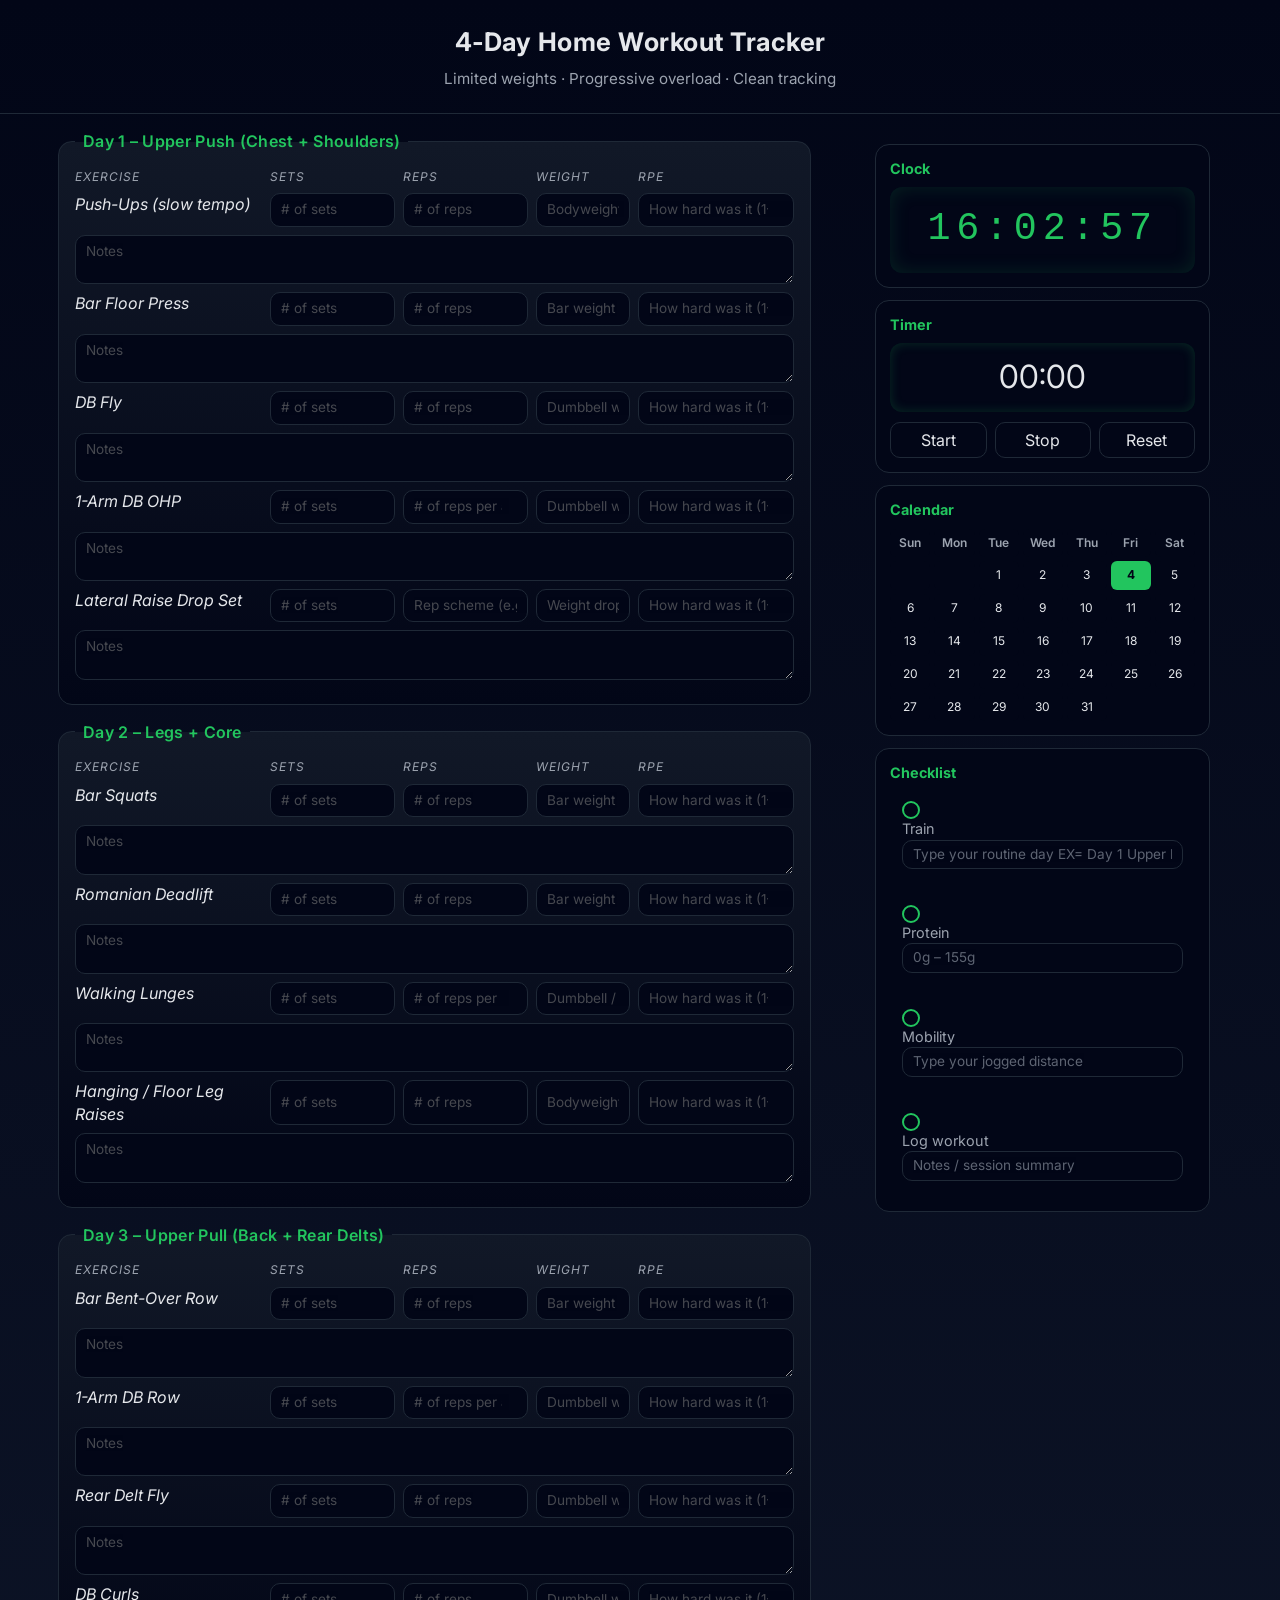
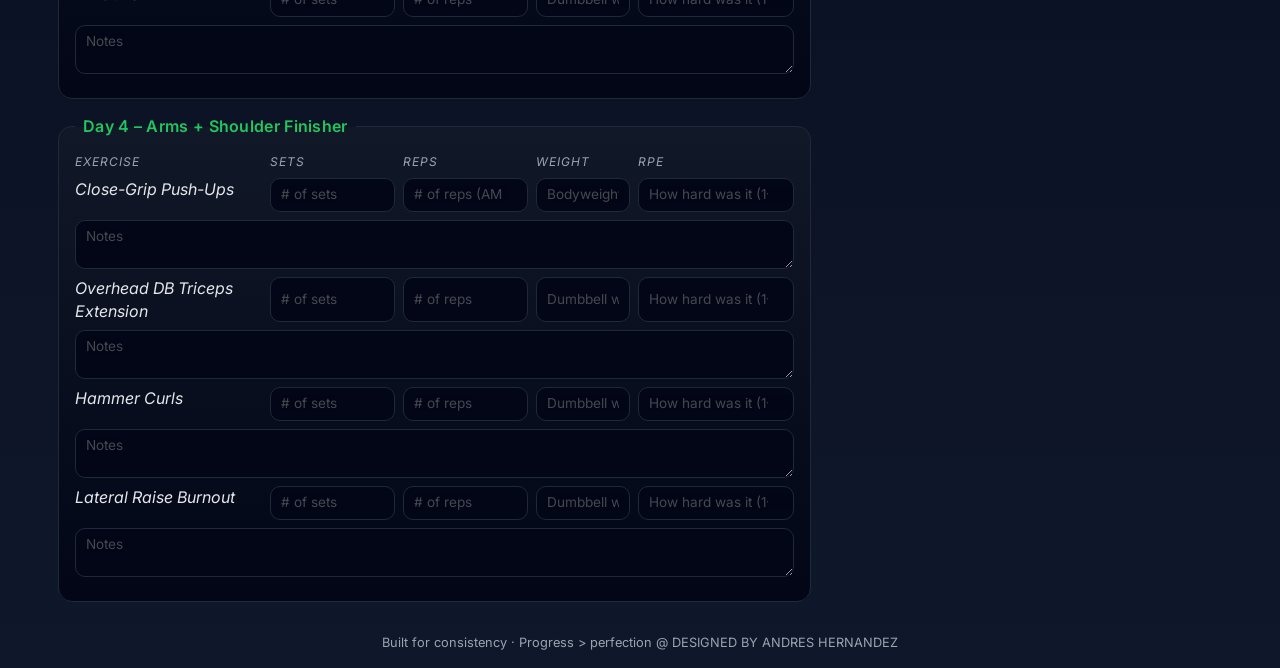
<file: index.html>
<!DOCTYPE html>
<html lang="en">
<head>
  <meta charset="UTF-8" />
  <meta name="viewport" content="width=device-width, initial-scale=1.0" />
  <link rel="stylesheet" href="./Styles/normalize.css" />
  <link rel="stylesheet" href="./Styles/workout-tracker.css" />
  <link rel="icon" href="./favicon.ico" />
  <link href="https://fonts.googleapis.com/css2?family=Inter:wght@400;600&display=swap" rel="stylesheet" />
  <script src="./Scripts/workout-tracker.js" defer></script>

  <title>4-Day Home Workout Tracker</title>
</head>
<body>

<header>
  <h1>4‑Day Home Workout Tracker</h1>
  <p>Limited weights · Progressive overload · Clean tracking</p>
</header>
<div class="app-layout">
  
<main class="main-column">

  <!-- DAY 1 -->
  <!-- DAY 1 -->
<fieldset>
  <legend>Day 1 – Upper Push (Chest + Shoulders)</legend>

  <div class="exercise header">
    <div>Exercise</div><div>Sets</div><div>Reps</div><div>Weight</div><div>RPE</div>
  </div>

  <div class="exercise">
    <div>Push-Ups (slow tempo)</div>
    <input type="number" min="1" placeholder="# of sets" />
    <input type="number" min="1" placeholder="# of reps" />
    <input type="text" placeholder="Bodyweight" />
    <input type="number" min="1" max="10" step="0.5" placeholder="How hard was it (1–10)" />
    <textarea class="notes" placeholder="Notes"></textarea>
  </div>

  <div class="exercise">
    <div>Bar Floor Press</div>
    <input type="number" min="1" placeholder="# of sets" />
    <input type="number" min="1" placeholder="# of reps" />
    <input type="text" placeholder="Bar weight" />
    <input type="number" min="1" max="10" step="0.5" placeholder="How hard was it (1–10)" />
    <textarea class="notes" placeholder="Notes"></textarea>
  </div>

  <div class="exercise">
    <div>DB Fly</div>
    <input type="number" min="1" placeholder="# of sets" />
    <input type="number" min="1" placeholder="# of reps" />
    <input type="text" placeholder="Dumbbell weight" />
    <input type="number" min="1" max="10" step="0.5" placeholder="How hard was it (1–10)" />
    <textarea class="notes" placeholder="Notes"></textarea>
  </div>

  <div class="exercise">
    <div>1-Arm DB OHP</div>
    <input type="number" min="1" placeholder="# of sets" />
    <input type="number" min="1" placeholder="# of reps per arm" />
    <input type="text" placeholder="Dumbbell weight" />
    <input type="number" min="1" max="10" step="0.5" placeholder="How hard was it (1–10)" />
    <textarea class="notes" placeholder="Notes"></textarea>
  </div>

  <div class="exercise">
    <div>Lateral Raise Drop Set</div>
    <input type="number" min="1" placeholder="# of sets" />
    <input type="text" placeholder="Rep scheme (e.g. 6–8 → 10–15)" />
    <input type="text" placeholder="Weight drops used" />
    <input type="number" min="1" max="10" step="0.5" placeholder="How hard was it (1–10)" />
    <textarea class="notes" placeholder="Notes"></textarea>
  </div>
</fieldset>

<!-- DAY 2 -->
<fieldset>
  <legend>Day 2 – Legs + Core</legend>

  <div class="exercise header">
    <div>Exercise</div><div>Sets</div><div>Reps</div><div>Weight</div><div>RPE</div>
  </div>

  <div class="exercise">
    <div>Bar Squats</div>
    <input type="number" min="1" placeholder="# of sets" />
    <input type="number" min="1" placeholder="# of reps" />
    <input type="text" placeholder="Bar weight" />
    <input type="number" min="1" max="10" step="0.5" placeholder="How hard was it (1–10)" />
    <textarea class="notes" placeholder="Notes"></textarea>
  </div>

  <div class="exercise">
    <div>Romanian Deadlift</div>
    <input type="number" min="1" placeholder="# of sets" />
    <input type="number" min="1" placeholder="# of reps" />
    <input type="text" placeholder="Bar weight" />
    <input type="number" min="1" max="10" step="0.5" placeholder="How hard was it (1–10)" />
    <textarea class="notes" placeholder="Notes"></textarea>
  </div>

  <div class="exercise">
    <div>Walking Lunges</div>
    <input type="number" min="1" placeholder="# of sets" />
    <input type="number" min="1" placeholder="# of reps per leg" />
    <input type="text" placeholder="Dumbbell / bar weight" />
    <input type="number" min="1" max="10" step="0.5" placeholder="How hard was it (1–10)" />
    <textarea class="notes" placeholder="Notes"></textarea>
  </div>

  <div class="exercise">
    <div>Hanging / Floor Leg Raises</div>
    <input type="number" min="1" placeholder="# of sets" />
    <input type="number" min="1" placeholder="# of reps" />
    <input type="text" placeholder="Bodyweight" />
    <input type="number" min="1" max="10" step="0.5" placeholder="How hard was it (1–10)" />
    <textarea class="notes" placeholder="Notes"></textarea>
  </div>
</fieldset>

<!-- DAY 3 -->
<fieldset>
  <legend>Day 3 – Upper Pull (Back + Rear Delts)</legend>

  <div class="exercise header">
    <div>Exercise</div><div>Sets</div><div>Reps</div><div>Weight</div><div>RPE</div>
  </div>

  <div class="exercise">
    <div>Bar Bent-Over Row</div>
    <input type="number" min="1" placeholder="# of sets" />
    <input type="number" min="1" placeholder="# of reps" />
    <input type="text" placeholder="Bar weight" />
    <input type="number" min="1" max="10" step="0.5" placeholder="How hard was it (1–10)" />
    <textarea class="notes" placeholder="Notes"></textarea>
  </div>

  <div class="exercise">
    <div>1-Arm DB Row</div>
    <input type="number" min="1" placeholder="# of sets" />
    <input type="number" min="1" placeholder="# of reps per arm" />
    <input type="text" placeholder="Dumbbell weight" />
    <input type="number" min="1" max="10" step="0.5" placeholder="How hard was it (1–10)" />
    <textarea class="notes" placeholder="Notes"></textarea>
  </div>

  <div class="exercise">
    <div>Rear Delt Fly</div>
    <input type="number" min="1" placeholder="# of sets" />
    <input type="number" min="1" placeholder="# of reps" />
    <input type="text" placeholder="Dumbbell weight" />
    <input type="number" min="1" max="10" step="0.5" placeholder="How hard was it (1–10)" />
    <textarea class="notes" placeholder="Notes"></textarea>
  </div>

  <div class="exercise">
    <div>DB Curls</div>
    <input type="number" min="1" placeholder="# of sets" />
    <input type="number" min="1" placeholder="# of reps" />
    <input type="text" placeholder="Dumbbell weight" />
    <input type="number" min="1" max="10" step="0.5" placeholder="How hard was it (1–10)" />
    <textarea class="notes" placeholder="Notes"></textarea>
  </div>
</fieldset>

<!-- DAY 4 -->
<fieldset>
  <legend>Day 4 – Arms + Shoulder Finisher</legend>

  <div class="exercise header">
    <div>Exercise</div><div>Sets</div><div>Reps</div><div>Weight</div><div>RPE</div>
  </div>

  <div class="exercise">
    <div>Close-Grip Push-Ups</div>
    <input type="number" min="1" placeholder="# of sets" />
    <input type="number" min="1" placeholder="# of reps (AMRAP)" />
    <input type="text" placeholder="Bodyweight" />
    <input type="number" min="1" max="10" step="0.5" placeholder="How hard was it (1–10)" />
    <textarea class="notes" placeholder="Notes"></textarea>
  </div>

  <div class="exercise">
    <div>Overhead DB Triceps Extension</div>
    <input type="number" min="1" placeholder="# of sets" />
    <input type="number" min="1" placeholder="# of reps" />
    <input type="text" placeholder="Dumbbell weight" />
    <input type="number" min="1" max="10" step="0.5" placeholder="How hard was it (1–10)" />
    <textarea class="notes" placeholder="Notes"></textarea>
  </div>

  <div class="exercise">
    <div>Hammer Curls</div>
    <input type="number" min="1" placeholder="# of sets" />
    <input type="number" min="1" placeholder="# of reps" />
    <input type="text" placeholder="Dumbbell weight" />
    <input type="number" min="1" max="10" step="0.5" placeholder="How hard was it (1–10)" />
    <textarea class="notes" placeholder="Notes"></textarea>
  </div>

  <div class="exercise">
    <div>Lateral Raise Burnout</div>
    <input type="number" min="1" placeholder="# of sets" />
    <input type="number" min="1" placeholder="# of reps" />
    <input type="text" placeholder="Dumbbell weight" />
    <input type="number" min="1" max="10" step="0.5" placeholder="How hard was it (1–10)" />
    <textarea class="notes" placeholder="Notes"></textarea>
  </div>
</fieldset>


</main>

<aside class="side-column">

  <!-- Clock -->
  <div class="widget">
    <h3 class="widget-title">Clock</h3>
    <div class="widget-body" id="digital-clock"></div>
  </div>

  <!-- Timer -->
  <div class="widget">
    <h3 class="widget-title">Timer</h3>

    <!-- Display only -->
    <div class="widget-body" id="timer-display">00:00</div>

    <!-- Controls -->
    <div class="timer-controls">
      <button id="start-timer" type="button">Start</button>
      <button id="stop-timer" type="button">Stop</button>
      <button id="reset-timer" type="button">Reset</button>
    </div>
  </div>

  <!-- Calendar -->
  <div class="widget">
    <h3 class="widget-title">Calendar</h3>
    <div id="calendar" class="calendar"></div>
  </div>

  <!-- Checklist -->
  <div class="widget">
  <h3 class="widget-title">Checklist</h3>

  <div class="checklist">

    <label class="check-row">
      <input type="checkbox" data-key="train">
      <span class="check-radio"></span>
      <span class="check-text">Train</span>
      <input class="check-input" type="text" placeholder="Type your routine day EX= Day 1 Upper Push">
    </label>

    <label class="check-row">
      <input type="checkbox" data-key="protein">
      <span class="check-radio"></span>
      <span class="check-text">Protein</span>
      <input class="check-input" type="text" placeholder="0g – 155g">
    </label>

    <label class="check-row">
      <input type="checkbox" data-key="mobility">
      <span class="check-radio"></span>
      <span class="check-text">Mobility</span>
      <input class="check-input" type="text" placeholder="Type your jogged distance">
    </label>

    <label class="check-row">
      <input type="checkbox" data-key="log">
      <span class="check-radio"></span>
      <span class="check-text">Log workout</span>
      <input class="check-input" type="text" placeholder="Notes / session summary">
    </label>

  </div>
</div>

</aside>

</div>

<footer>
  Built for consistency · Progress > perfection @ DESIGNED BY ANDRES HERNANDEZ
</footer>

</body>
</html>
</file>
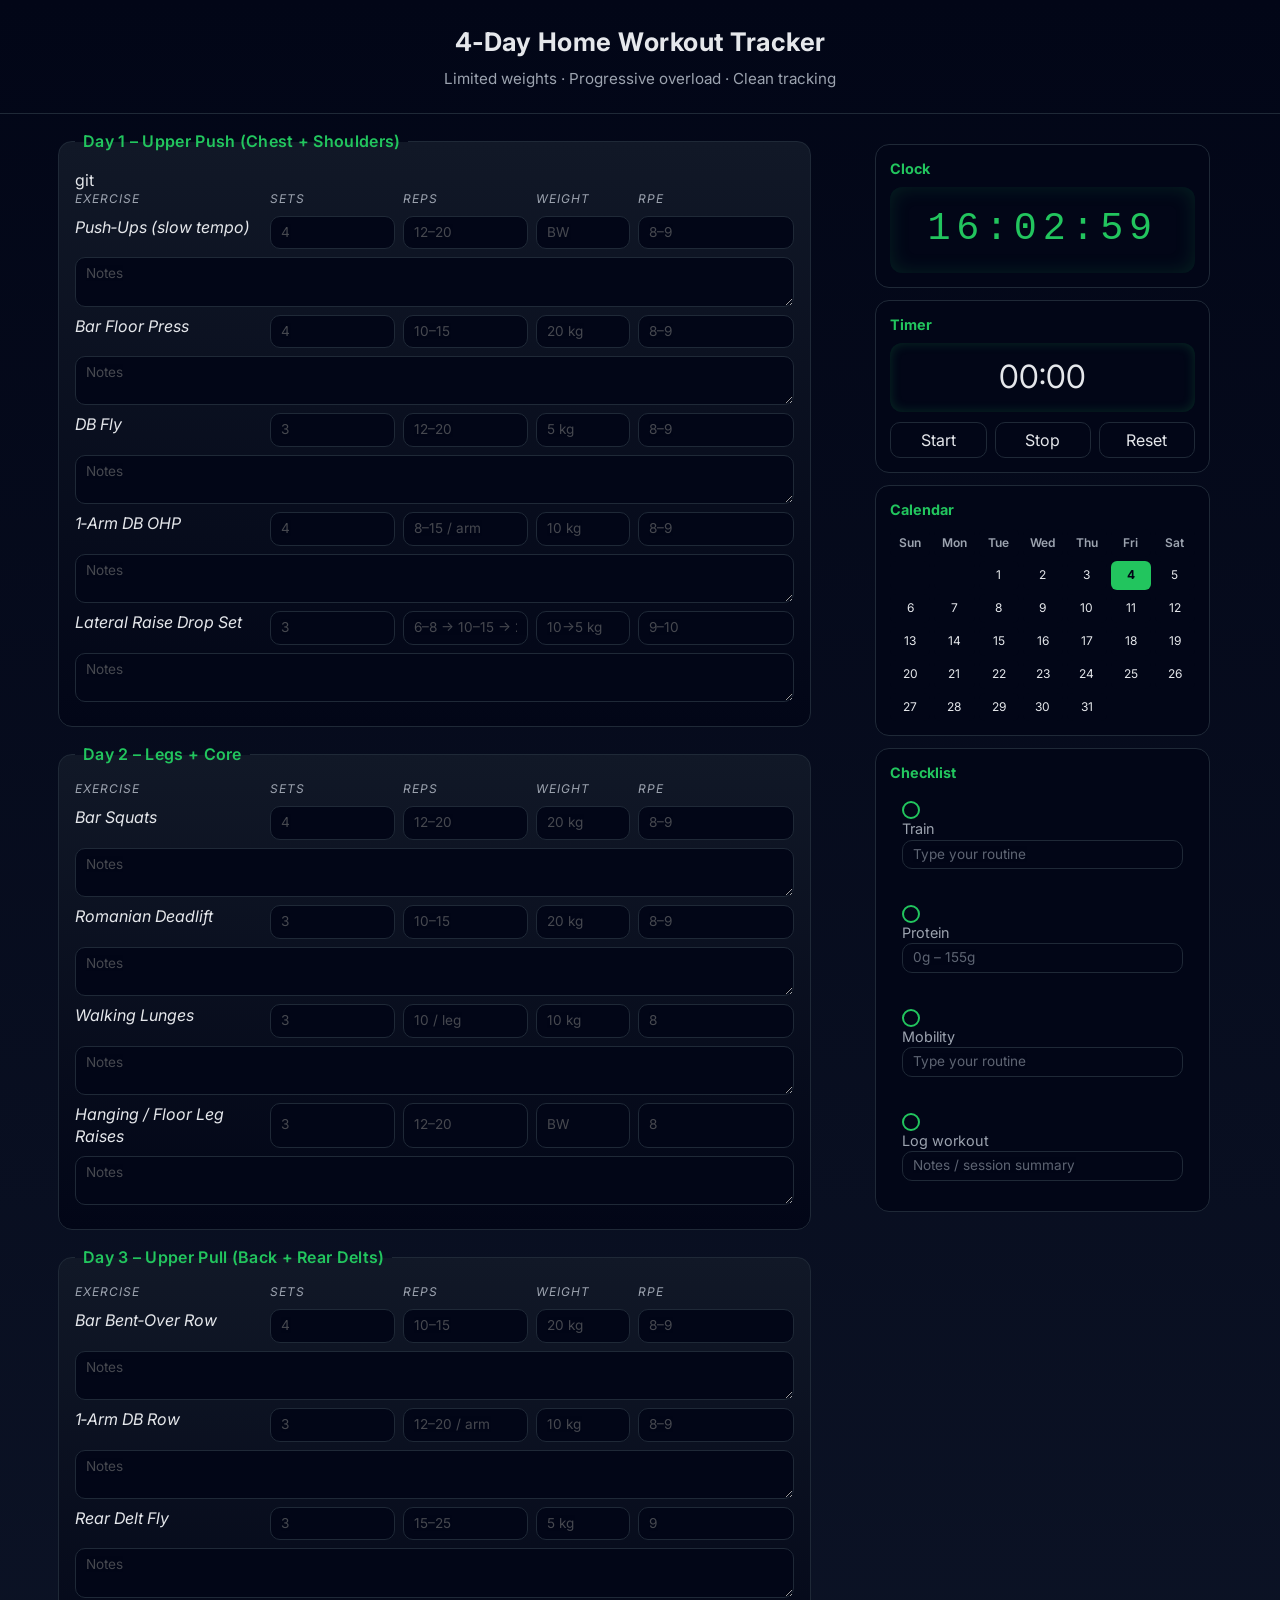
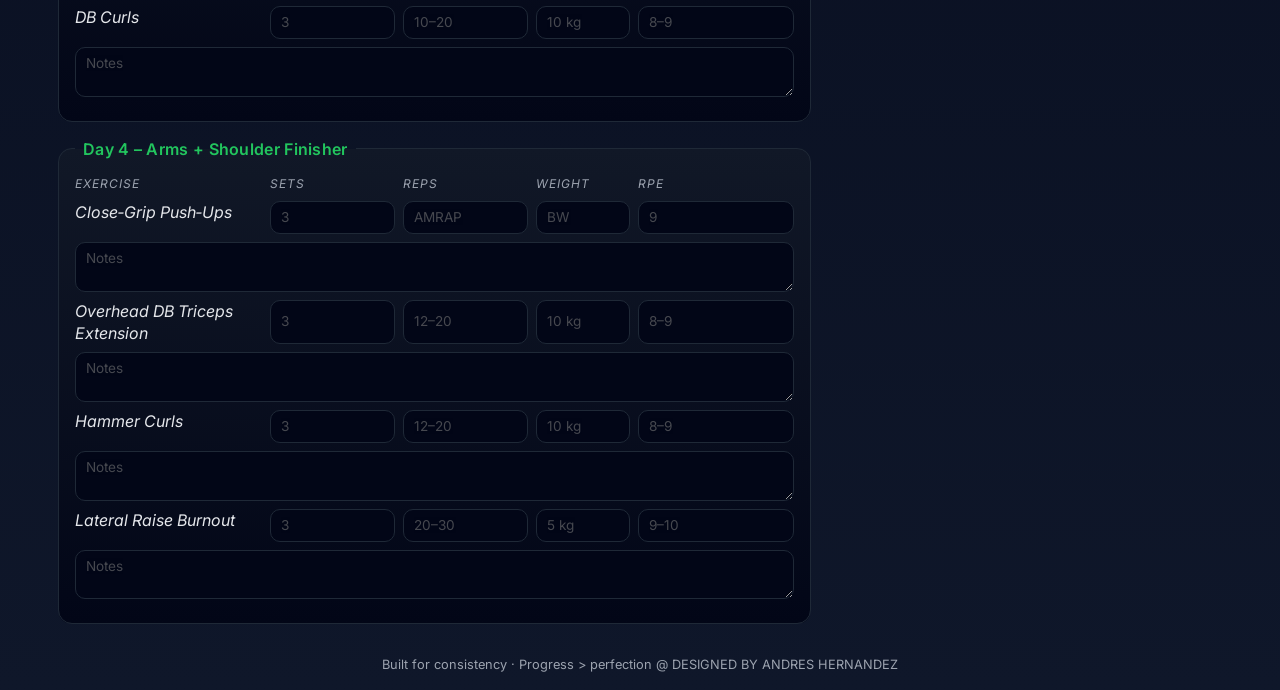
<file: workout-tracker.html>
<!DOCTYPE html>
<html lang="en">
<head>
  <meta charset="UTF-8" />
  <meta name="viewport" content="width=device-width, initial-scale=1.0" />
  <link rel="stylesheet" href="./Styles/normalize.css" />
  <link rel="stylesheet" href="./Styles/workout-tracker.css" />
  <link rel="icon" href="./favicon.ico" />
  <link href="https://fonts.googleapis.com/css2?family=Inter:wght@400;600&display=swap" rel="stylesheet" />
  <script src="./Scripts/workout-tracker.js" defer></script>

  <title>4-Day Home Workout Tracker</title>
</head>
<body>

<header>
  <h1>4‑Day Home Workout Tracker</h1>
  <p>Limited weights · Progressive overload · Clean tracking</p>
</header>
<div class="app-layout">
  
<main class="main-column">

  <!-- DAY 1 -->
  <fieldset>git 
    <legend>Day 1 – Upper Push (Chest + Shoulders)</legend>
    <div class="exercise header">
      <div>Exercise</div><div>Sets</div><div>Reps</div><div>Weight</div><div>RPE</div>
    </div>

    <div class="exercise">
      <div>Push‑Ups (slow tempo)</div>
      <input placeholder="4" />
      <input placeholder="12–20" />
      <input placeholder="BW" />
      <input placeholder="8–9" />
      <textarea class="notes" placeholder="Notes"></textarea>
    </div>

    <div class="exercise">
      <div>Bar Floor Press</div>
      <input placeholder="4" />
      <input placeholder="10–15" />
      <input placeholder="20 kg" />
      <input placeholder="8–9" />
      <textarea class="notes" placeholder="Notes"></textarea>
    </div>

    <div class="exercise">
      <div>DB Fly</div>
      <input placeholder="3" />
      <input placeholder="12–20" />
      <input placeholder="5 kg" />
      <input placeholder="8–9" />
      <textarea class="notes" placeholder="Notes"></textarea>
    </div>

    <div class="exercise">
      <div>1‑Arm DB OHP</div>
      <input placeholder="4" />
      <input placeholder="8–15 / arm" />
      <input placeholder="10 kg" />
      <input placeholder="8–9" />
      <textarea class="notes" placeholder="Notes"></textarea>
    </div>

    <div class="exercise">
      <div>Lateral Raise Drop Set</div>
      <input placeholder="3" />
      <input placeholder="6–8 → 10–15 → 20" />
      <input placeholder="10→5 kg" />
      <input placeholder="9–10" />
      <textarea class="notes" placeholder="Notes"></textarea>
    </div>
  </fieldset>

  <!-- DAY 2 -->
  <fieldset>
    <legend>Day 2 – Legs + Core</legend>
    <div class="exercise header">
      <div>Exercise</div><div>Sets</div><div>Reps</div><div>Weight</div><div>RPE</div>
    </div>

    <div class="exercise">
      <div>Bar Squats</div>
      <input placeholder="4" />
      <input placeholder="12–20" />
      <input placeholder="20 kg" />
      <input placeholder="8–9" />
      <textarea class="notes" placeholder="Notes"></textarea>
    </div>

    <div class="exercise">
      <div>Romanian Deadlift</div>
      <input placeholder="3" />
      <input placeholder="10–15" />
      <input placeholder="20 kg" />
      <input placeholder="8–9" />
      <textarea class="notes" placeholder="Notes"></textarea>
    </div>

    <div class="exercise">
      <div>Walking Lunges</div>
      <input placeholder="3" />
      <input placeholder="10 / leg" />
      <input placeholder="10 kg" />
      <input placeholder="8" />
      <textarea class="notes" placeholder="Notes"></textarea>
    </div>

    <div class="exercise">
      <div>Hanging / Floor Leg Raises</div>
      <input placeholder="3" />
      <input placeholder="12–20" />
      <input placeholder="BW" />
      <input placeholder="8" />
      <textarea class="notes" placeholder="Notes"></textarea>
    </div>
  </fieldset>

  <!-- DAY 3 -->
  <fieldset>
    <legend>Day 3 – Upper Pull (Back + Rear Delts)</legend>
    <div class="exercise header">
      <div>Exercise</div><div>Sets</div><div>Reps</div><div>Weight</div><div>RPE</div>
    </div>

    <div class="exercise">
      <div>Bar Bent‑Over Row</div>
      <input placeholder="4" />
      <input placeholder="10–15" />
      <input placeholder="20 kg" />
      <input placeholder="8–9" />
      <textarea class="notes" placeholder="Notes"></textarea>
    </div>

    <div class="exercise">
      <div>1‑Arm DB Row</div>
      <input placeholder="3" />
      <input placeholder="12–20 / arm" />
      <input placeholder="10 kg" />
      <input placeholder="8–9" />
      <textarea class="notes" placeholder="Notes"></textarea>
    </div>

    <div class="exercise">
      <div>Rear Delt Fly</div>
      <input placeholder="3" />
      <input placeholder="15–25" />
      <input placeholder="5 kg" />
      <input placeholder="9" />
      <textarea class="notes" placeholder="Notes"></textarea>
    </div>

    <div class="exercise">
      <div>DB Curls</div>
      <input placeholder="3" />
      <input placeholder="10–20" />
      <input placeholder="10 kg" />
      <input placeholder="8–9" />
      <textarea class="notes" placeholder="Notes"></textarea>
    </div>
  </fieldset>

  <!-- DAY 4 -->
  <fieldset>
    <legend>Day 4 – Arms + Shoulder Finisher</legend>
    <div class="exercise header">
      <div>Exercise</div><div>Sets</div><div>Reps</div><div>Weight</div><div>RPE</div>
    </div>

    <div class="exercise">
      <div>Close‑Grip Push‑Ups</div>
      <input placeholder="3" />
      <input placeholder="AMRAP" />
      <input placeholder="BW" />
      <input placeholder="9" />
      <textarea class="notes" placeholder="Notes"></textarea>
    </div>

    <div class="exercise">
      <div>Overhead DB Triceps Extension</div>
      <input placeholder="3" />
      <input placeholder="12–20" />
      <input placeholder="10 kg" />
      <input placeholder="8–9" />
      <textarea class="notes" placeholder="Notes"></textarea>
    </div>

    <div class="exercise">
      <div>Hammer Curls</div>
      <input placeholder="3" />
      <input placeholder="12–20" />
      <input placeholder="10 kg" />
      <input placeholder="8–9" />
      <textarea class="notes" placeholder="Notes"></textarea>
    </div>

    <div class="exercise">
      <div>Lateral Raise Burnout</div>
      <input placeholder="3" />
      <input placeholder="20–30" />
      <input placeholder="5 kg" />
      <input placeholder="9–10" />
      <textarea class="notes" placeholder="Notes"></textarea>
    </div>
  </fieldset>

</main>

<aside class="side-column">

  <!-- Clock -->
  <div class="widget">
    <h3 class="widget-title">Clock</h3>
    <div class="widget-body" id="digital-clock"></div>
  </div>

  <!-- Timer -->
  <div class="widget">
    <h3 class="widget-title">Timer</h3>

    <!-- Display only -->
    <div class="widget-body" id="timer-display">00:00</div>

    <!-- Controls -->
    <div class="timer-controls">
      <button id="start-timer" type="button">Start</button>
      <button id="stop-timer" type="button">Stop</button>
      <button id="reset-timer" type="button">Reset</button>
    </div>
  </div>

  <!-- Calendar -->
  <div class="widget">
    <h3 class="widget-title">Calendar</h3>
    <div id="calendar" class="calendar"></div>
  </div>

  <!-- Checklist -->
  <div class="widget">
  <h3 class="widget-title">Checklist</h3>

  <div class="checklist">

    <label class="check-row">
      <input type="checkbox" data-key="train">
      <span class="check-radio"></span>
      <span class="check-text">Train</span>
      <input class="check-input" type="text" placeholder="Type your routine">
    </label>

    <label class="check-row">
      <input type="checkbox" data-key="protein">
      <span class="check-radio"></span>
      <span class="check-text">Protein</span>
      <input class="check-input" type="text" placeholder="0g – 155g">
    </label>

    <label class="check-row">
      <input type="checkbox" data-key="mobility">
      <span class="check-radio"></span>
      <span class="check-text">Mobility</span>
      <input class="check-input" type="text" placeholder="Type your routine">
    </label>

    <label class="check-row">
      <input type="checkbox" data-key="log">
      <span class="check-radio"></span>
      <span class="check-text">Log workout</span>
      <input class="check-input" type="text" placeholder="Notes / session summary">
    </label>

  </div>
</div>

</aside>

</div>

<footer>
  Built for consistency · Progress > perfection @ DESIGNED BY ANDRES HERNANDEZ
</footer>

</body>
</html>
</file>
<file: Styles/workout-tracker.css>
:root {
      --bg: #0f172a;
      --card: #111827;
      --muted: #9ca3af;
      --text: #e5e7eb;
      --accent: #22c55e;
      --accent-soft: rgba(34,197,94,0.15);
      --border: #1f2937;
    }

    * { box-sizing: border-box; }

    body {
      margin: 0;
      font-family: "Inter", -apple-system, BlinkMacSystemFont, 'Segoe UI', Roboto, Ubuntu, sans-serif;
      background: linear-gradient(180deg, #020617, var(--bg));
      color: var(--text);
      line-height: 1.4;
      font-weight: 400;
    }

    .app-layout {
      display: grid;
      grid-template-columns: 2fr 1fr;
      gap: 16px;
      min-height: 100vh;
      max-width: 1200px;
      margin: 0 auto;
    }

    .side-column {
      padding: 30px;
      margin: 0 auto;
    } 

    header {
      padding: 24px 16px;
      text-align: center;
      border-bottom: 1px solid var(--border);
    }

    header h1 {
      margin: 0;
      font-size: 1.6rem;
      letter-spacing: 0.5px;
    }

    header p {
      margin: 8px 0 0;
      color: var(--muted);
      font-size: 0.95rem;
    }

    main {
      max-width: 900px;
      margin: 0 auto;
      padding: 16px;
      display: grid;
      gap: 16px;
    }

    fieldset {
      border: 1px solid var(--border);
      border-radius: 14px;
      padding: 16px;
      background: linear-gradient(180deg, var(--card), #020617);
    }

    fieldset:hover {
          background: var(--border);
      transition: transform 0.3s ease-in-out, background 0.1s ease;
      padding: 20px;
      background-color: rgba(34,197,94,0.15);
      border: 1px solid var(--accent);
    }

    legend {
      padding: 0 8px;
      font-weight: 600;
      color: var(--accent);
      letter-spacing: 0.3px;
    }

    .exercise {
      display: grid;
      grid-template-columns: 1.2fr 0.8fr 0.8fr 0.6fr 1fr;
      gap: 8px;
      margin-bottom: 8px;
      font-style: italic;
    }

    .exercise.header {
      font-size: 0.75rem;
      color: var(--muted);
      text-transform: uppercase;
      letter-spacing: 0.08em;
    }

    label {
      font-size: 0.8rem;
      color: var(--muted);
    }

    input, textarea {
      width: 100%;
      padding: 8px 10px;
      border-radius: 10px;
      border: 1px solid var(--border);
      background: #020617;
      color: var(--text);
      font-size: 0.85rem;
    }

    textarea {
      resize: vertical;
      min-height: 36px;
    }

    input:focus, textarea:focus {
      outline: none;
      border-color: var(--accent);
      box-shadow: 0 0 0 2px var(--accent-soft);
    }

    .notes {
      grid-column: 1 / -1;
    }

    .widget {
  background: linear-gradient(180deg, #020617, #020617);
  border: 1px solid var(--border);
  border-radius: 14px;
  padding: 14px;
  margin-bottom: 12px;
    }

    .widget label {
  display: block;
  margin-bottom: 6px;
  cursor: pointer;
}

    .widget-title {
      margin: 0 0 8px;
      font-size: 0.9rem;
      color: var(--accent);
    }

  #digital-clock {
  font-family: 'Orbitron', monospace; /* or any digital font */
  font-size: 2.4rem;
  letter-spacing: 0.15em;
  text-align: center;
  padding: 16px;
  border-radius: 12px;
  background: #020617;
  box-shadow: inset 0 0 20px rgba(34,197,94,0.15);
  color: var(--accent);
}

#timer-display {
  font-size: 2rem;
  text-align: center;
  padding: 12px;
  margin-bottom: 10px;
  border-radius: 12px;
  background: #020617;
  box-shadow: inset 0 0 12px rgba(34,197,94,0.2);
}

.timer-controls {
  display: flex;
  gap: 8px;
  justify-content: center;
}

.timer-controls button {
  flex: 1;
  padding: 8px;
  border-radius: 10px;
  border: 1px solid var(--border);
  background: #020617;
  color: var(--text);
  cursor: pointer;
}

.timer-controls button:hover {
  border-color: var(--accent);
}

.calendar {
  display: grid;
  grid-template-columns: repeat(7, 1fr);
  gap: 4px;
  text-align: center;
  font-size: 0.75rem;
}

.calendar div {
  padding: 6px;
  border-radius: 6px;
  background: #020617;
}

.calendar .header {
  color: var(--muted);
  font-weight: 600;
}

.calendar .today {
  background: var(--accent);
  color: #020617;
  font-weight: bold;
}

.checklist {
  display: flex;
  flex-direction: column;
  gap: 10px;
}

.check-row {
  display: grid;
  grid-template-columns: auto auto 1fr 1.5fr;
  align-items: center;
  gap: 10px;
  padding: 10px 12px;
  border-radius: 14px;
  cursor: pointer;
}

.check-row:hover {
  background: rgba(34, 197, 94, 0.06);
}

.check-row input[type="checkbox"] {
  position: absolute;
  opacity: 0;
  pointer-events: none;
}

.check-row input:checked + .check-radio {
  background: var(--accent);
  box-shadow:
    0 0 6px rgba(34, 197, 94, 0.6),
    0 0 12px rgba(34, 197, 94, 0.25);
}

.check-row input:checked + .check-radio::after {
  content: "";
  width: 7px;
  height: 7px;
  border-radius: 50%;
  background: #020617;
}

.check-radio {
  width: 18px;
  height: 18px;
  border-radius: 50%;
  border: 2px solid var(--accent);
  display: grid;
  place-items: center;
  transition: all 0.25s ease;
}

.check-text {
  font-size: 0.9rem;
  white-space: nowrap;
}

.check-input {
  background: #020617;
  border: 1px solid var(--border);
  border-radius: 10px;
  padding: 6px 10px;
  font-size: 0.85rem;
  color: var(--text);
}

.check-input::placeholder {
  color: var(--muted);
}

.check-row input:checked ~ .check-text {
  color: var(--accent);
}

.check-row input:checked ~ .check-input {
  border-color: var(--accent);
}

    footer {
      padding: 16px;
      text-align: center;
      color: var(--muted);
      font-size: 0.8rem;
    }

    @media (max-width: 700px) {
      .exercise {
        grid-template-columns: 1fr 1fr;
      }
      .exercise.header {
        display: none;
      }

    @media (max-width: 900px) {
      .app-layout {
        grid-template-columns: 1fr;
      }
      
    }
    }

/* ===============================
   INPUT UX + SOFT VALIDATION
================================ */

input[type="number"] {
  appearance: textfield;
}

input:invalid {
  border-color: rgba(239, 68, 68, 0.6);
}

input:focus:invalid {
  box-shadow: 0 0 0 2px rgba(239, 68, 68, 0.25);
}

::placeholder {
  opacity: 0.6;
  font-size: 0.85rem;
}

/* ===============================
   MOBILE LAYOUT FIX
================================ */

@media (max-width: 768px) {
  .exercise {
    grid-template-columns: 1fr;
    gap: 8px;
  }

  .exercise > div:first-child {
    font-weight: 600;
    margin-bottom: 4px;
  }

  .exercise.header {
    display: none;
  }

  .exercise input,
  .exercise textarea {
    width: 100%;
    min-height: 44px;
  }
}
</file>
